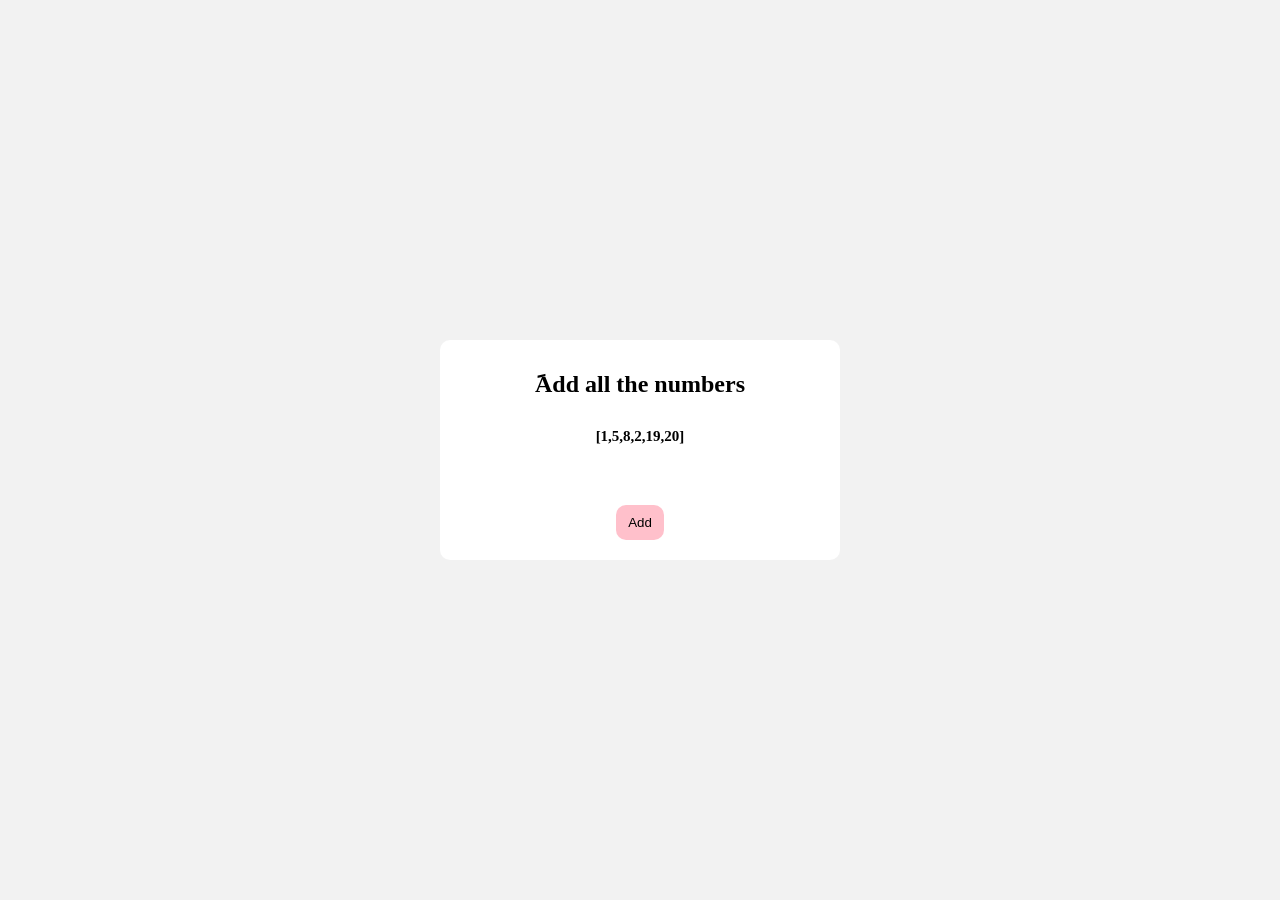
<file: add all he numbers/index.html>
<!DOCTYPE html>
<html lang="en">
<head>
    <meta charset="UTF-8">
    <meta name="viewport" content="width=device-width, initial-scale=1.0">
    <title>Document</title>
    <link rel="stylesheet" href="style.css">
</head>
<body>
    <div class="container">
        <h2>َAdd all the numbers</h2>
        <h3 class="lists">[1,5,8,2,19,20]</h3>
        <h5 class="add-num"></h5>

        <button class="btn">Add</button>
    </div>
    

    <script src="script.js"></script>
</body>
</html>
</file>
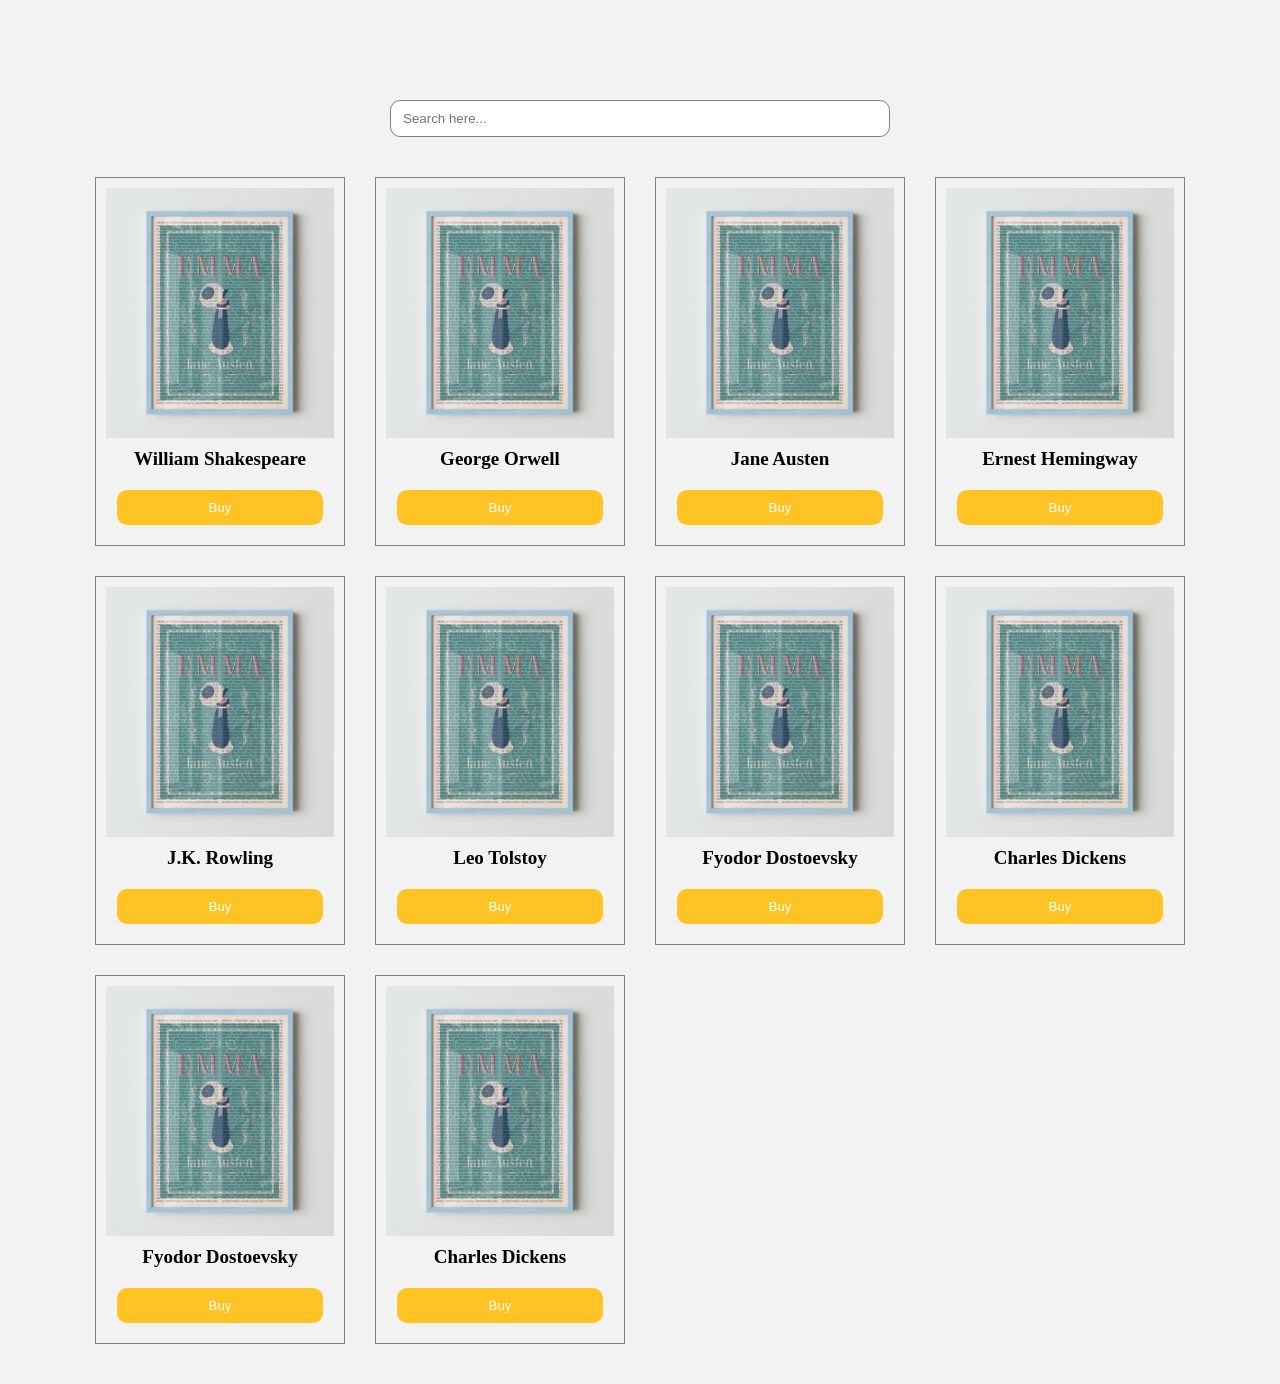
<file: filter searching project/index.html>
<!DOCTYPE html>
<html lang="en">
<head>
    <meta charset="UTF-8">
    <meta name="viewport" content="width=device-width, initial-scale=1.0">
    <title>Search Filtering</title>
    <link rel="stylesheet" href="style.css">
</head>
<body>
    <div class="container">
        <div class="searh-input">
            <input type="text" placeholder="Search here..."  id="searchInput">
        </div>

        <div class="cards">
            <div class="card">
                <img src="images (4).jfif" alt="books">
                <h2>William Shakespeare</h2>
                <button class="buy">Buy</button>
            </div>

             <div class="card">
                <img src="images (4).jfif" alt="books">
                <h2>George Orwell </h2>
                <button class="buy">Buy</button>
            </div>

             <div class="card">
                <img src="images (4).jfif" alt="books">
                <h2>Jane Austen</h2>
                <button class="buy">Buy</button>
            </div>

             <div class="card">
                <img src="images (4).jfif" alt="books">
                <h2>Ernest Hemingway</h2>
                <button class="buy">Buy</button>
            </div>
            
             <div class="card">
                <img src="images (4).jfif" alt="books">
                <h2>J.K. Rowling</h2>
                <button class="buy">Buy</button>
            </div>

             <div class="card">
                <img src="images (4).jfif" alt="books">
                <h2>Leo Tolstoy</h2>
                <button class="buy">Buy</button>
            </div>

             <div class="card">
                <img src="images (4).jfif" alt="books">
                <h2>Fyodor Dostoevsky</h2>
                <button class="buy">Buy</button>
            </div>

             <div class="card">
                <img src="images (4).jfif" alt="books">
                <h2>Charles Dickens</h2>
                <button class="buy">Buy</button>
            </div>

            <div class="card">
                <img src="images (4).jfif" alt="books">
                <h2>Fyodor Dostoevsky</h2>
                <button class="buy">Buy</button>
            </div>

             <div class="card">
                <img src="images (4).jfif" alt="books">
                <h2>Charles Dickens</h2>
                <button class="buy">Buy</button>
            </div>



        </div>
    </div>
    <script src="script.js"></script>
</body>
</html>
</file>
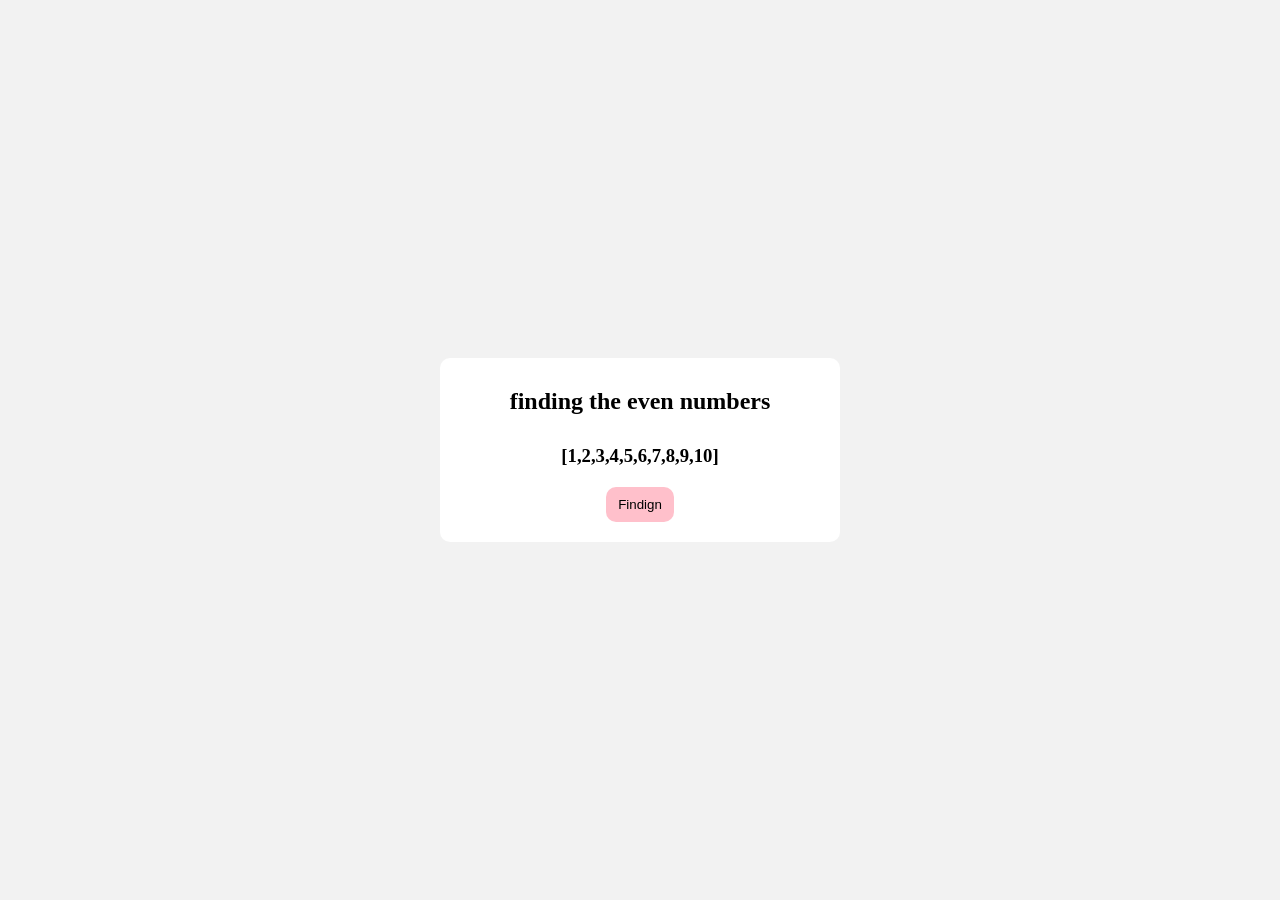
<file: finding even num/index.html>
<!DOCTYPE html>
<html lang="en">
<head>
    <meta charset="UTF-8">
    <meta name="viewport" content="width=device-width, initial-scale=1.0">
    <title>Document</title>
    <link rel="stylesheet" href="style.css">
</head>
<body>
    <div class="container">
        <h2>finding the even numbers</h2>
        <h3 class="numbers">[1,2,3,4,5,6,7,8,9,10]</h3>
        <h5 class="even-num"></h5>

        <button class="btn">Findign</button>
    </div>
    

    <script src="script.js"></script>
</body>
</html>
</file>
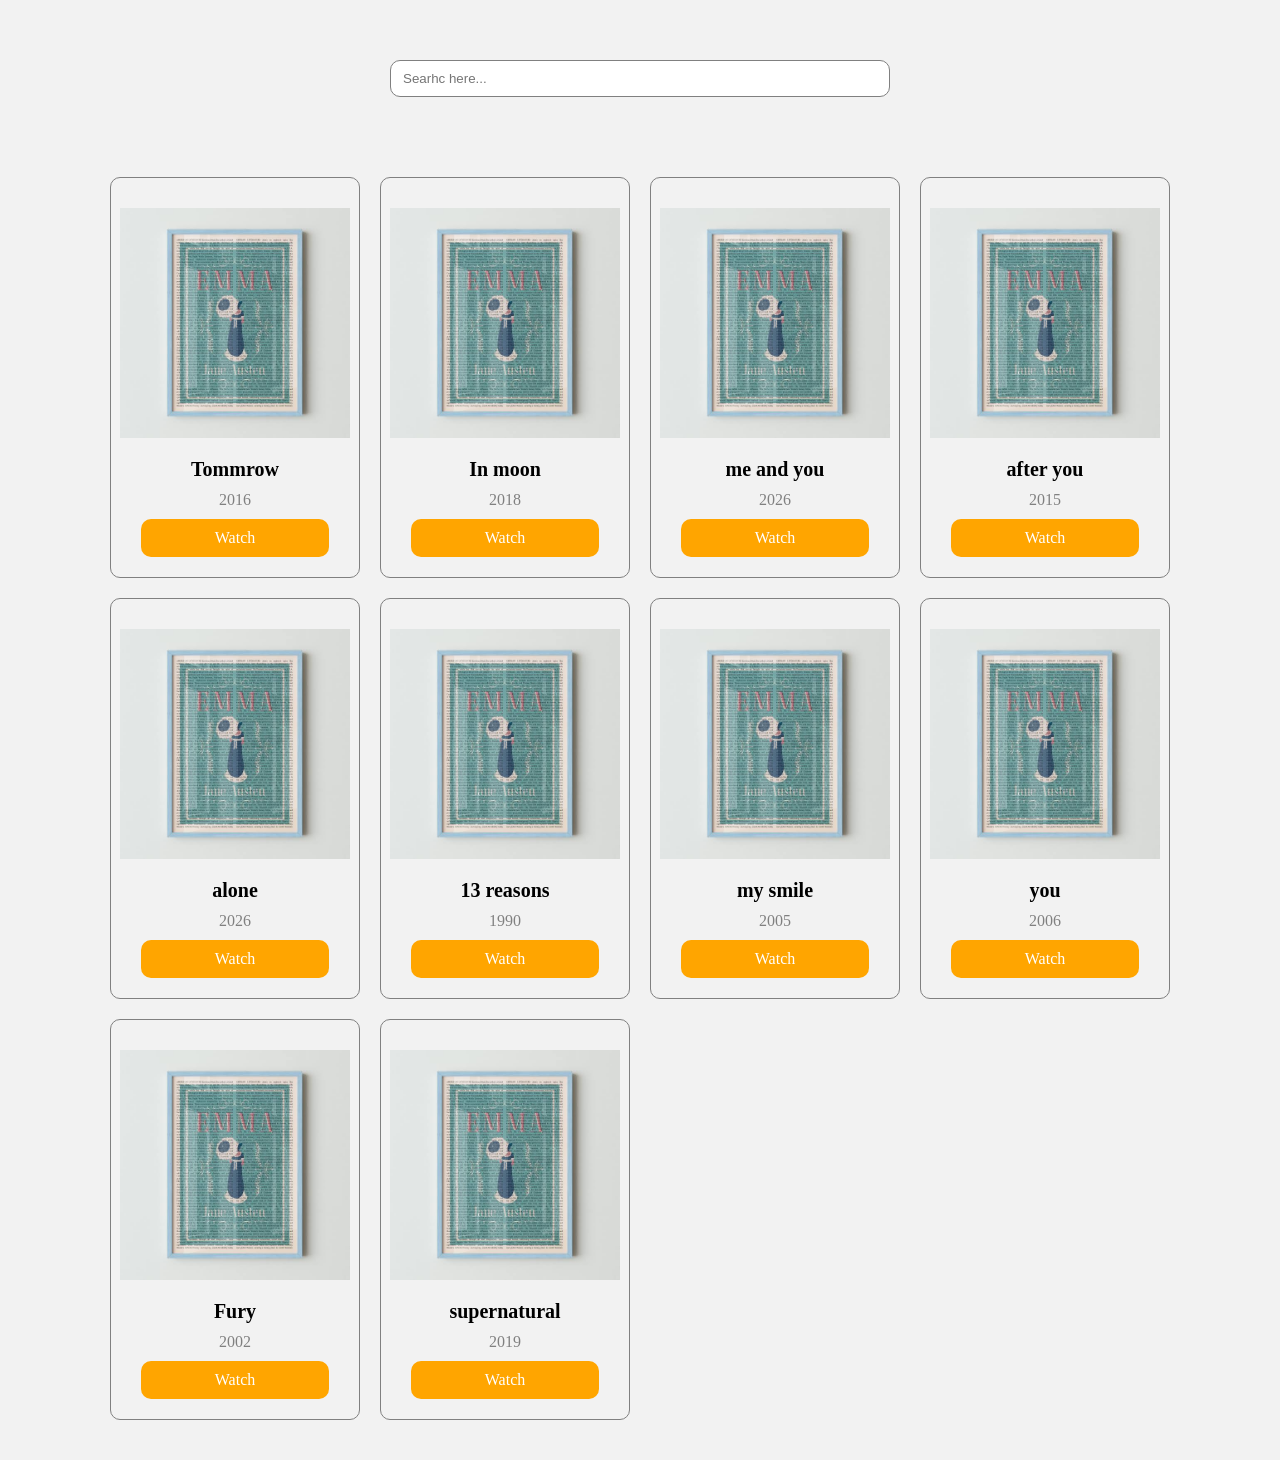
<file: movie-filter/index.html>
<!DOCTYPE html>
<html lang="en">
<head>
    <meta charset="UTF-8">
    <meta name="viewport" content="width=device-width, initial-scale=1.0">
    <title>movie filter</title>
    <link rel="stylesheet" href="style.css">
</head>
<body>
    <div class="container">
        <div class="search-input">
            <input type="text" placeholder="Searhc here..." id="searhcInput">
        </div>

        <div class="cards">

        </div>
        <p class="message"></p>
    </div>

    <script src="script.js"></script>
</body>
</html>
</file>
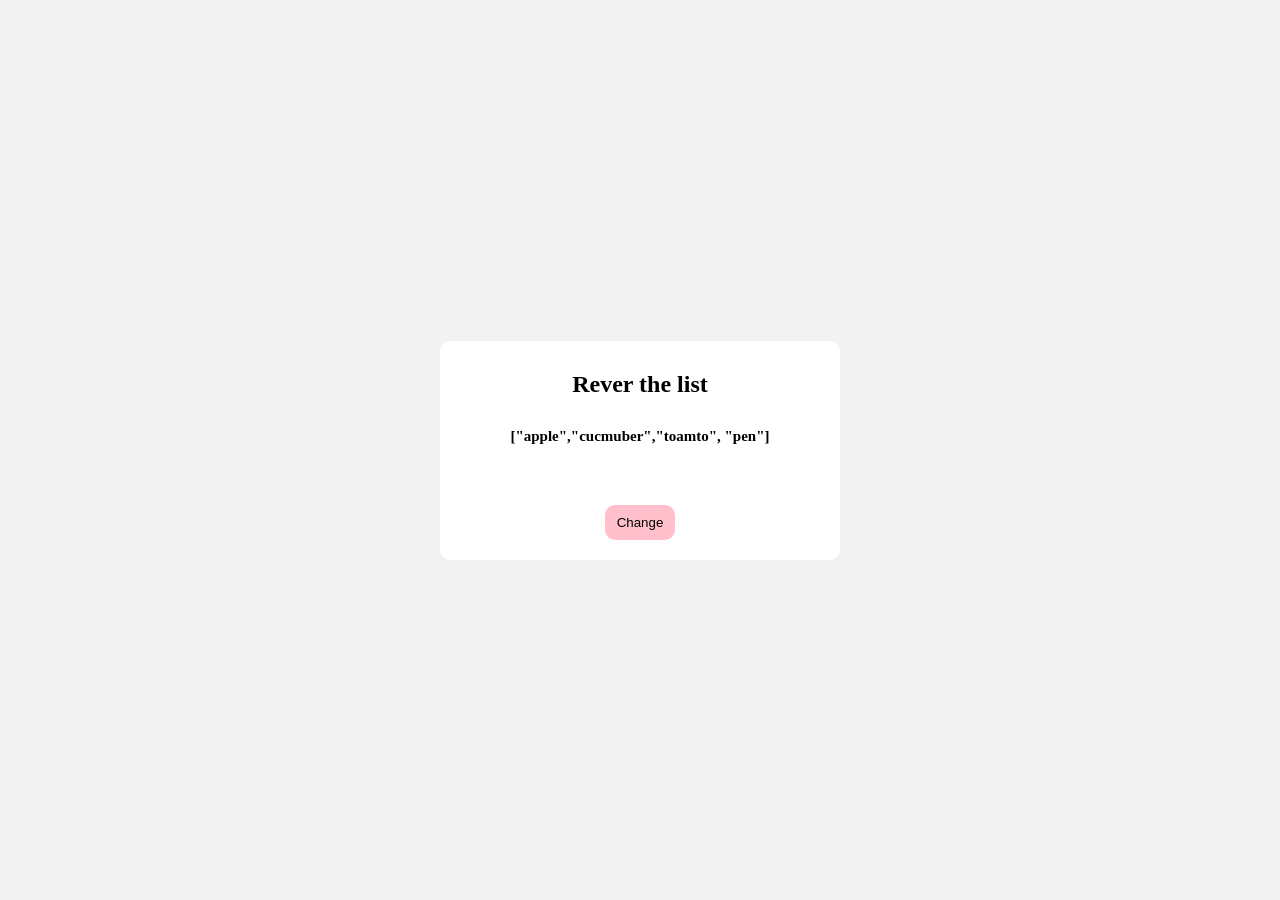
<file: revers the list/index.html>
<!DOCTYPE html>
<html lang="en">
<head>
    <meta charset="UTF-8">
    <meta name="viewport" content="width=device-width, initial-scale=1.0">
    <title>Document</title>
    <link rel="stylesheet" href="style.css">
</head>
<body>
    <div class="container">
        <h2>Rever the list</h2>
        <h3 class="lists">["apple","cucmuber","toamto", "pen"]</h3>
        <h5 class="revers"></h5>

        <button class="btn">Change</button>
    </div>
    

    <script src="script.js"></script>
</body>
</html>
</file>
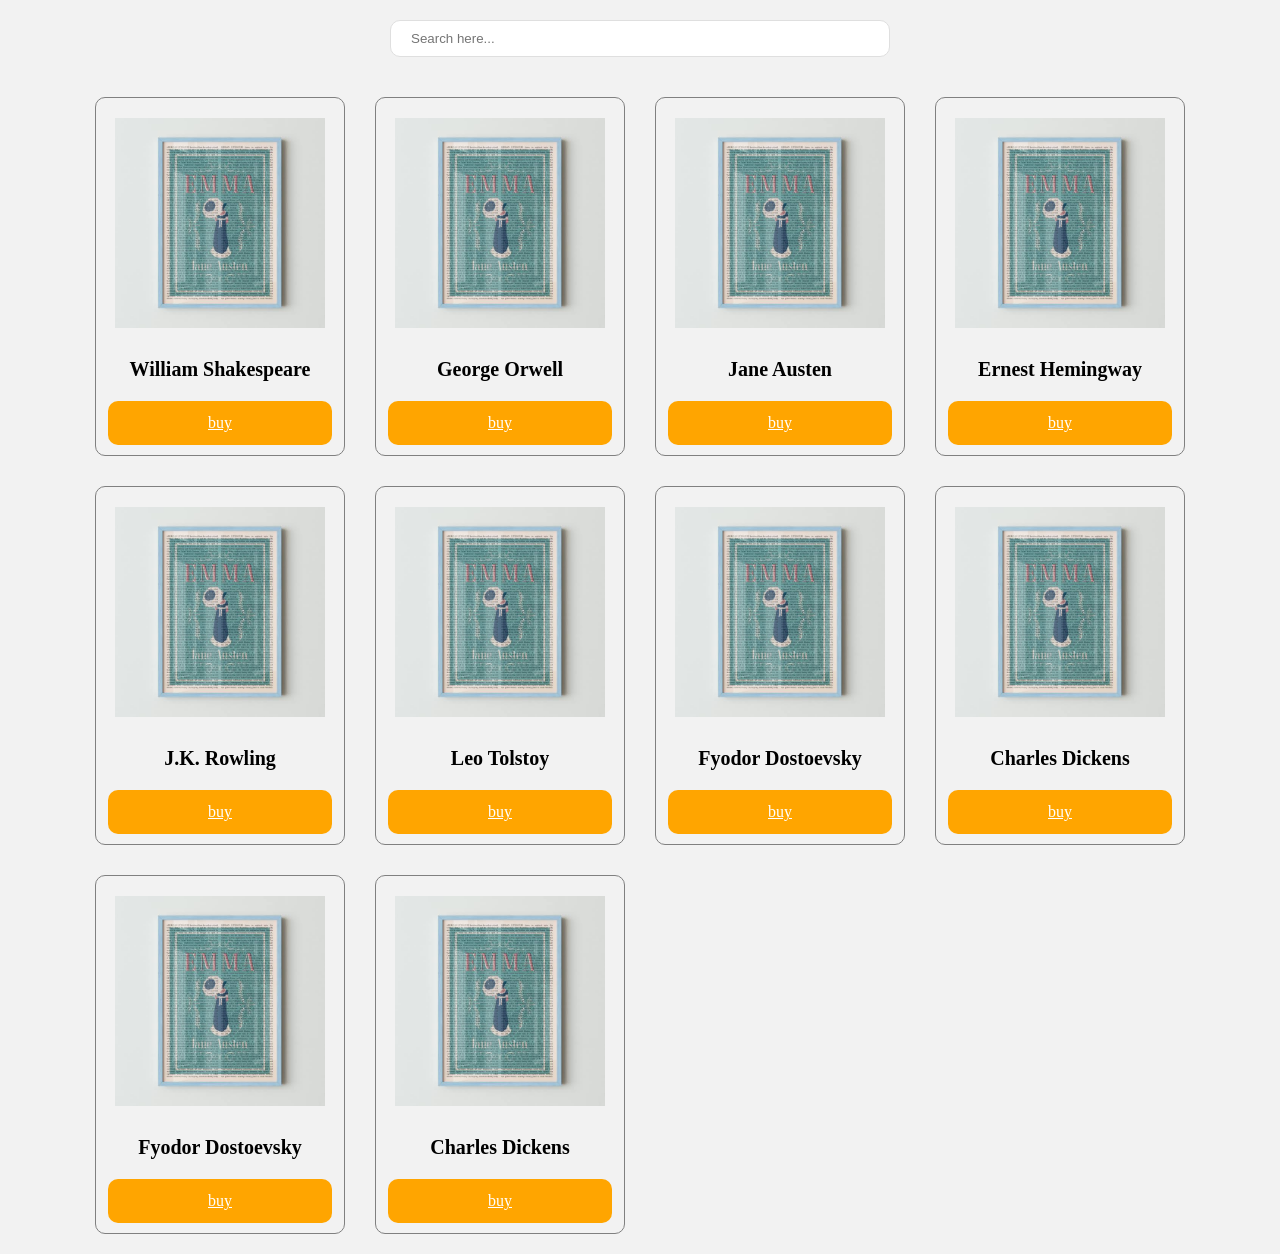
<file: search filter with arrey/index.html>
<!DOCTYPE html>
<html lang="en">
<head>
    <meta charset="UTF-8">
    <meta name="viewport" content="width=device-width, initial-scale=1.0">
    <title>Search filter</title>
    <link rel="stylesheet" href="style.css">
</head>
<body>
    <div class="container">
        <div class="search-input">
            <input type="text" placeholder="Search here..." id="searchInput">
        </div>

        <div class="cards">
    </div>
    <p class="message"></p>
    </div>
    <script src="script.js"></script>
</body>
</html>
</file>
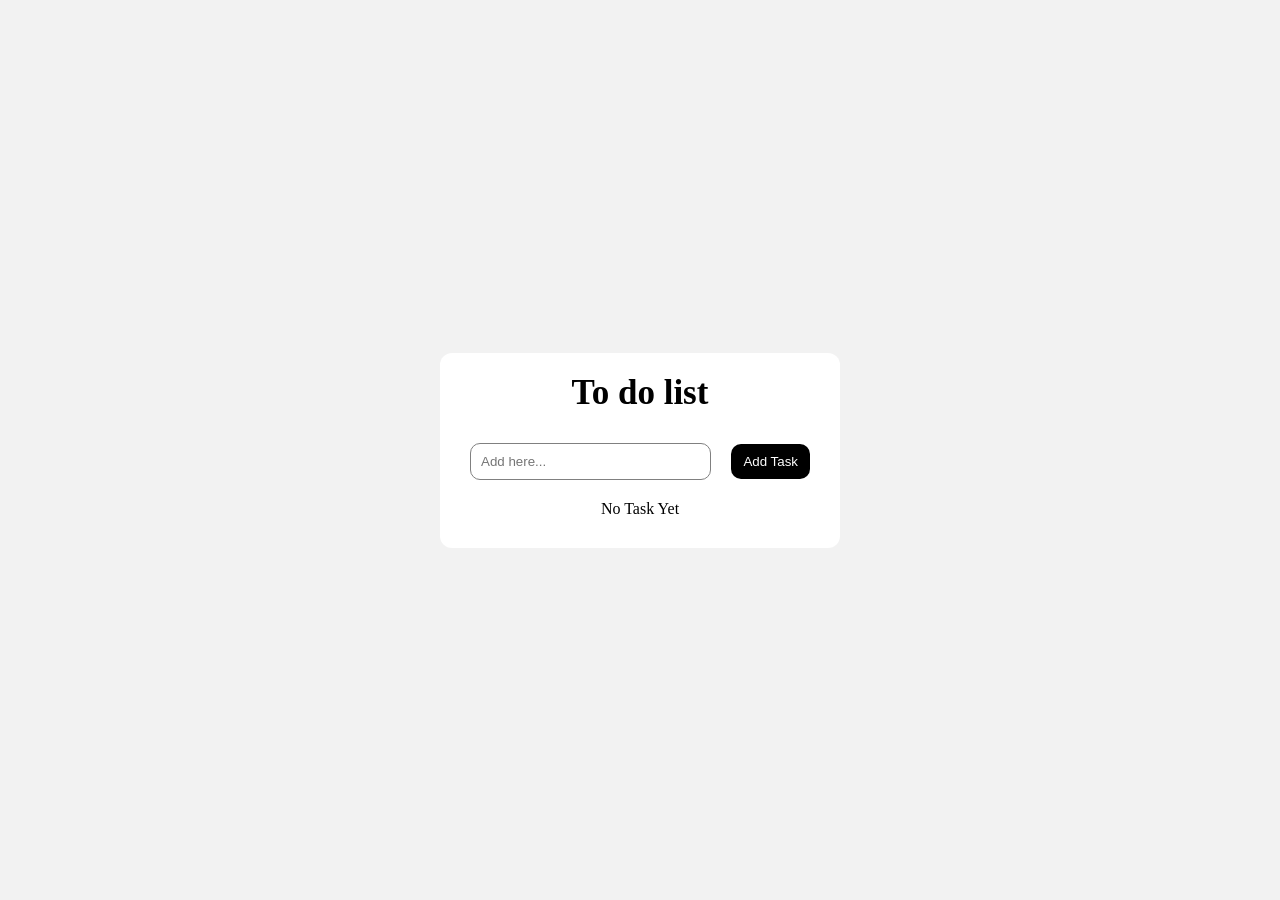
<file: to do list with areey/index.html>
<!DOCTYPE html>
<html lang="en">
<head>
    <meta charset="UTF-8">
    <meta name="viewport" content="width=device-width, initial-scale=1.0">
    <title>Document</title>
    <link rel="stylesheet" href="style.css">
</head>
<body>
    <div class="container">
        <h2>To do list</h2>

        <div class="add-task">
            <input type="text" id="addInput" placeholder="Add here...">
            <button class="add-btn">Add Task</button>
        </div>

        <ul class="task-list">

        </ul>

        <p class="empty-msg">No Task Yet</p>
    </div>
    <script src="sc.js"> </script>
</body>
</html>
</file>
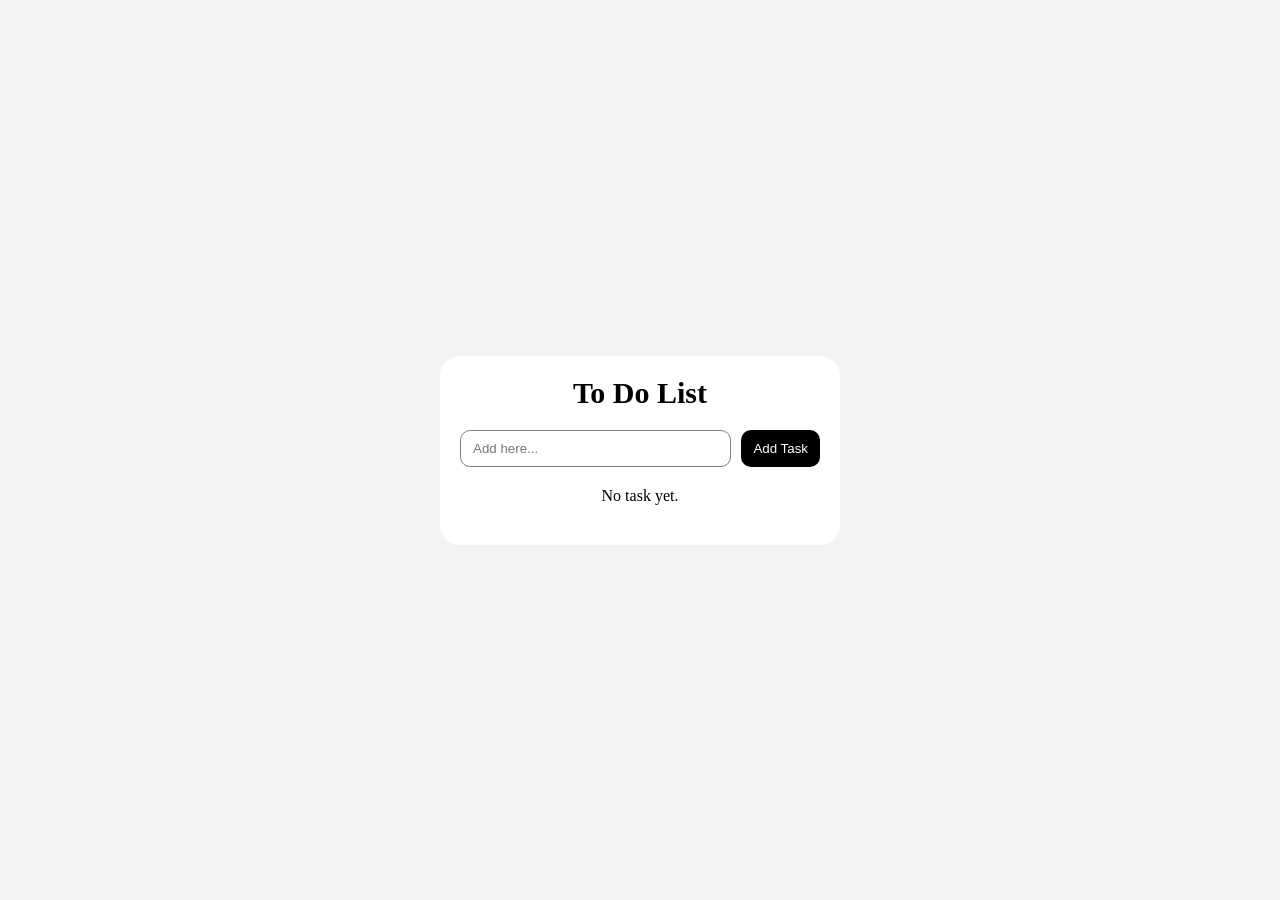
<file: to-do-list/index.html>
<!DOCTYPE html>
<html lang="en">
<head>
    <meta charset="UTF-8">
    <meta name="viewport" content="width=device-width, initial-scale=1.0">
    <title>To do list</title>
    <link rel="stylesheet" href="style.css">
</head>
<body>
    <div class="container">
        <h2>To Do List</h2>
        <div class="add-task">
            <input type="text" placeholder="Add here..." id="addInput">
            <button class="add" id="addBtn">Add Task</button>
        </div>
        <ul class="lists">

        </ul>
        <p class="message">No task yet.</p>
    </div>

    <script src="script.js"></script>
</body>
</html>
</file>
<file: add all he numbers/style.css>
*{
    margin: 0;
    padding: 0;
    box-sizing: border-box;
}
body{
    background: #f2f2f2;
    display: flex;
    align-items: center;
    justify-content: center;
    min-height: 100vh;
}
.container{
    background: white;
    width: 400px;
    padding: 20px;
    border-radius: 10px;
    border: none;
    display: flex;
    align-items: center;
    justify-content: center;
    flex-direction: column;
}
h2{
    
    padding: 10px;
}
h3{
    font-size: 15px;
    padding: 20px;
}

h5{
    padding: 20px;
}
.btn{
    padding: 10px 12px;
    border: none;
    border-radius: 10px;
    color: black;
    background: pink;
}
</file>
<file: filter searching project/style.css>
*{
    margin: 0;
    padding: 0;
    box-sizing: border-box;
}
body{
    background: #f2f2f2;
    display: flex;
    justify-content: center;
    min-height: 100vh;
}
.container{
    max-width: 1600px;
    width: 100%;
}
.searh-input{
    display: flex;
    align-items: center;
    justify-content: center;
    margin-top: 100px;
}
input{
    width: 500px;
    padding: 10px 12px;
    border: 1px solid gray;
    border-radius: 10px;
}
input:focus{
    border-color: rgb(159, 159, 255);
    outline: none;
}

.cards{
    display: grid;
    grid-template-columns: repeat(auto-fit, minmax(220px, 250px));
    justify-content: center;
    gap: 30px;
    padding: 40px;
}

.card {
    width: 250px;
    border: 1px solid gray;
    display: flex;
    align-items: center;
    justify-content: center;
    flex-direction: column;
    padding: 10px;
}
.card h2{
    text-align: center;
    margin: 10px;
    font-size: 19px;
}
.card button{
    padding: 10px 20px;
    border: none;
    border-radius: 10px;
    background: rgb(255, 196, 35);
    color: white;
    margin: 10px 0;
    width: 90%;
    transition: all .3s ease;
}
.card button:hover{
    opacity: 0.8;
}
.card img{
    width: 100%;
     height: 250px;
    object-fit: cover;
}

@media(max-width :768px){
    .container{
        padding:  0 20px;
    }
}
</file>
<file: finding even num/style.css>
*{
    margin: 0;
    padding: 0;
    box-sizing: border-box;
}
body{
    background: #f2f2f2;
    display: flex;
    align-items: center;
    justify-content: center;
    min-height: 100vh;
}
.container{
    background: white;
    width: 400px;
    padding: 20px;
    border-radius: 10px;
    border: none;
    display: flex;
    align-items: center;
    justify-content: center;
    flex-direction: column;
}
h2{
    
    padding: 10px;
}
h3{
    padding: 20px;
}
.btn{
    padding: 10px 12px;
    border: none;
    border-radius: 10px;
    color: black;
    background: pink;
}
</file>
<file: movie-filter/style.css>
*{
    margin: 0;
    padding: 0;
    box-sizing: border-box;
}
body{
    background: #f2f2f2;
    display: flex;
    min-height: 100vh;
    justify-content: center;
}
.container{
    width: 100%;
    max-width: 1600px;
}
.search-input{
    margin: 60px;
    display: flex;
    align-items: center;
    justify-content: center;
}
input{
    width: 500px;
    padding: 10px 12px;
    border: 1px solid gray;
    border-radius: 10px;
}
input:focus{
    outline: none;
    border-color: rgb(114, 114, 255);
}
.cards{
    display: grid;
    grid-template-columns: repeat(auto-fit , minmax(220px,250px));
    gap: 20px;
    justify-content: center;
    padding: 20px;
}
.card{
    width: 250px;
    padding: 20px;
    border: 1px solid gray;
    border-radius: 10px;
    display: flex;
    align-items: center;
    justify-content: center;
    flex-direction: column;
}
.title{
    font-size: 20px;
    font-weight: 600;
    margin: 10px;
}
.card img{
    width: 250px;
    padding: 10px;
    object-fit: cover;
}
.button{
    padding: 10px 12px;
    border-radius: 10px;
    background: orange;
    color: white;
    width: 90%;
    transition: all 0.3s ease;
    text-decoration: none;
    text-align: center;
}
.button:hover{
    opacity: 0.8;
}
.year{
    font-size: 16px;
    font-weight: 400;
    color: gray;
    padding-bottom: 10px;
}
.message{
    text-align: center;
    margin: 20px;
    font-size: 30px;
    font-weight: 700;
}
</file>
<file: revers the list/style.css>
*{
    margin: 0;
    padding: 0;
    box-sizing: border-box;
}
body{
    background: #f2f2f2;
    display: flex;
    align-items: center;
    justify-content: center;
    min-height: 100vh;
}
.container{
    background: white;
    width: 400px;
    padding: 20px;
    border-radius: 10px;
    border: none;
    display: flex;
    align-items: center;
    justify-content: center;
    flex-direction: column;
}
h2{
    
    padding: 10px;
}
h3{
    font-size: 15px;
    padding: 20px;
}

h5{
    padding: 20px;
}
.btn{
    padding: 10px 12px;
    border: none;
    border-radius: 10px;
    color: black;
    background: pink;
}
</file>
<file: search filter with arrey/style.css>
*{
    margin: 0;
    padding: 0;
    box-sizing: border-box;
}
body{
    background: #f2f2f2;
    display: flex;
    justify-content: center;
    min-height: 100vh;
}
.container{
    max-width: 1600px;
    width: 100%;
}
.search-input{
    margin: 20px 0;
    display: flex;
    justify-content: center;
}
input{
    width: 500px;
    padding: 10px 20px;
    border: 1px solid rgb(223, 223, 223);
    border-radius: 10px;
}
input:focus{
    outline: none;
    border-color: rgb(206, 206, 255);
}
.cards{
    display: grid;
    grid-template-columns: repeat(auto-fit,minmax(220px , 250px));
    justify-content: center;
    gap: 30px;
    padding: 20px;
}
.card{
    width: 250px;
    display: flex;
    align-items: center;
    justify-content: center;
    flex-direction: column;
    border: 1px solid gray;
    border-radius: 10px;
}
.card img{
    width: 250px;
    padding: 20px;
    object-fit: cover;
}
.card h2{
    font-size: 20px;
    padding: 10px;
}
.card .buy{
    width: 90%;
    background: orange;
    text-align: center;
    color: white;
    padding: 13px 20px;
    border: none;
    border-radius: 10px;
    margin: 10px;
    transition: all 0.3s ease;
}
.card .buy:hover{
    opacity: 0.8;
}
.message{
    text-align: center;
    font-size: 25px;
    font-weight: 700;

}

@media(max-width :768px){
    .search-input{
        padding:  0px 20px;
    }
}
</file>
<file: to do list with areey/style.css>
*{
    margin: 0;
    padding: 0;
    box-sizing: border-box;
}
body{
    background: #f2f2f2;
    display: flex;
    align-items: center;
    justify-content: center;
    min-height: 100vh;
}
.container{
    padding: 20px;
    border: none;
    border-radius: 12px;
    background: white;
    width: 400px;
}
h2{
    text-align: center;
    font-size: 35px;
    font-weight: 700;
    padding-bottom: 20px;
}
.add-task{
    display:flex;
    align-items: center;
    gap: 20px;
    padding: 10px;

}
.add-task input{
    flex: 1;
    padding: 10px 10px;
    border: 1px solid gray;
    border-radius: 10px;
}
.add-task button{
    padding: 10px 12px;
    color: white;
    background: black;
    transition: all 0.3s ease;
    border: none;
    border-radius: 10px;
}
.empty-msg{
    text-align: center;
    margin: 10px;    
}
ul{
    list-style: none;
}
li{
    background: #f2f2f2;
    border-radius: 10px;
    display: flex;
    justify-content: space-between;
    align-items: center;
    padding: 10px;
    margin: 10px 0px;
}
.delete{
    border: none;
    background: none;
    color: red;
}
.complated{
    color: gray;
    text-decoration: line-through;
}
</file>
<file: to-do-list/style.css>
*{
    margin: 0;
    padding: 0;
    box-sizing: border-box;
}
body{
    background: #f2f2f2;
    min-height: 100vh;
    display: flex;
    align-items: center;
    justify-content: center;
}
.container{
    width: 400px;
    padding: 20px;
    background: white;
    border: none;
    border-radius: 20px;
}
h2{
    text-align: center;
    font-size: 30px;
    font-weight: 700;
    margin-bottom: 20px;
}
.add-task{
   display: flex;
   gap: 10px;

}
input{
   flex: 1;
   padding: 10px 12px;
   border: 1px solid gray;
   border-radius: 10px;
}
.add{
    padding: 10px 12px;
    background: black;
    color: white;
    border: none;
    border-radius: 10px;
    transition: all 0.3s ease;
}
.add:hover{
    opacity: 0.8;
}
.delet-btn{
   background: none;
   color: red;
   border: none;
}
.complete{
    color: gray;
    text-decoration: line-through;
}
.message{
    text-align: center;
    margin: 20px;
}
.lists{
    list-style: none;
}
li{
    display: flex;
    justify-content: space-between;
    margin-top: 20px;
    background: #f2f2f2;
    border-radius: 10px;
    padding: 12px 10px;
}
</file>
